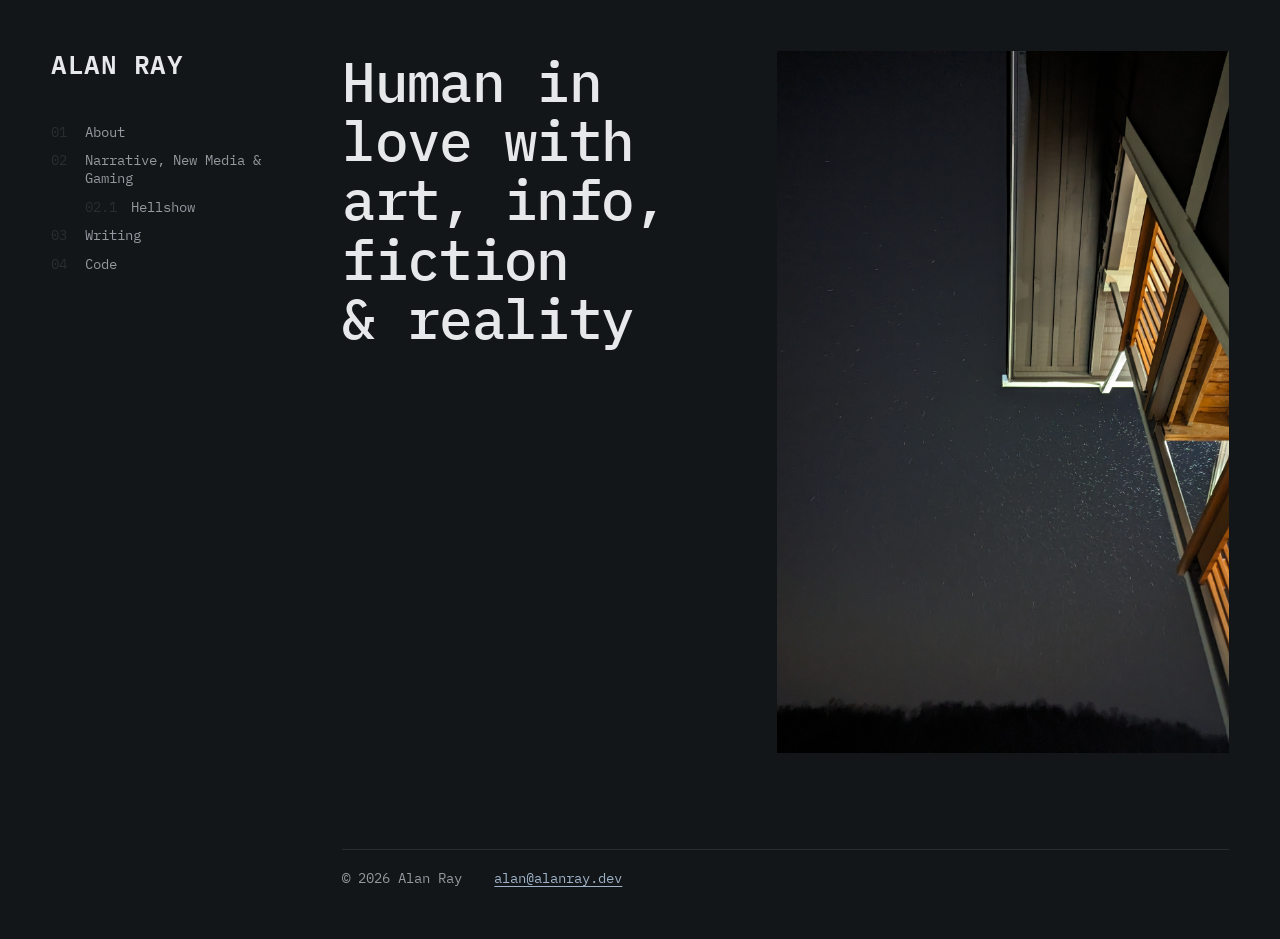
<file: index.html>
<!DOCTYPE html>
<html lang="en">

<!-- Adding a new page? Add it to sitemap.xml and llms.txt! -->

<head>
  <meta charset="utf-8">
  <meta name="viewport" content="width=device-width, initial-scale=1">
  <title>Alan Ray - data &amp; stories</title>
  <meta name="description" content="Alan Ray - backend and data engineering, essays, and games.">
  <link rel="canonical" href="https://alanray.dev/">
  <link rel="stylesheet"
    href="https://fonts.googleapis.com/css2?family=IBM+Plex+Mono:wght@400;500;600&family=IBM+Plex+Sans:wght@300;400&display=swap">
  <link rel="stylesheet" href="style.css">
</head>

<body>
  <a class="skip" href="#main">Skip to content</a>

  <div class="shell">

    <header class="rail">
      <a class="wordmark" href="./">Alan Ray</a>
      <nav aria-label="Main">
        <ul class="index">
          <li><a href="about.html" data-entry="01">About</a></li>
          <li><a href="course.html" data-entry="02">Narrative, New Media &amp; Gaming</a>
            <ul>
              <li><a href="afterlife.html" data-entry="02.1">Hellshow</a></li>
            </ul>
          </li>
          <li><a href="writing.html" data-entry="03">Writing</a></li>
          <li><a href="code.html" data-entry="04">Code</a></li>
        </ul>
      </nav>
    </header>

    <main class="content" id="main">

      <div class="hero">
        <h1>Human in love with art, info, fiction &amp; reality</h1>
        <img src="images/hero.jpg"
          alt="A car's taillights disappearing into heavy fog on a two-lane road between bare trees.">
      </div>

      <footer class="foot">
        <span>&copy; 2026 Alan Ray</span>
        <span><a href="mailto:alan@alanray.dev">alan@alanray.dev</a></span>
      </footer>
    </main>

  </div>
</body>

</html>
</file>
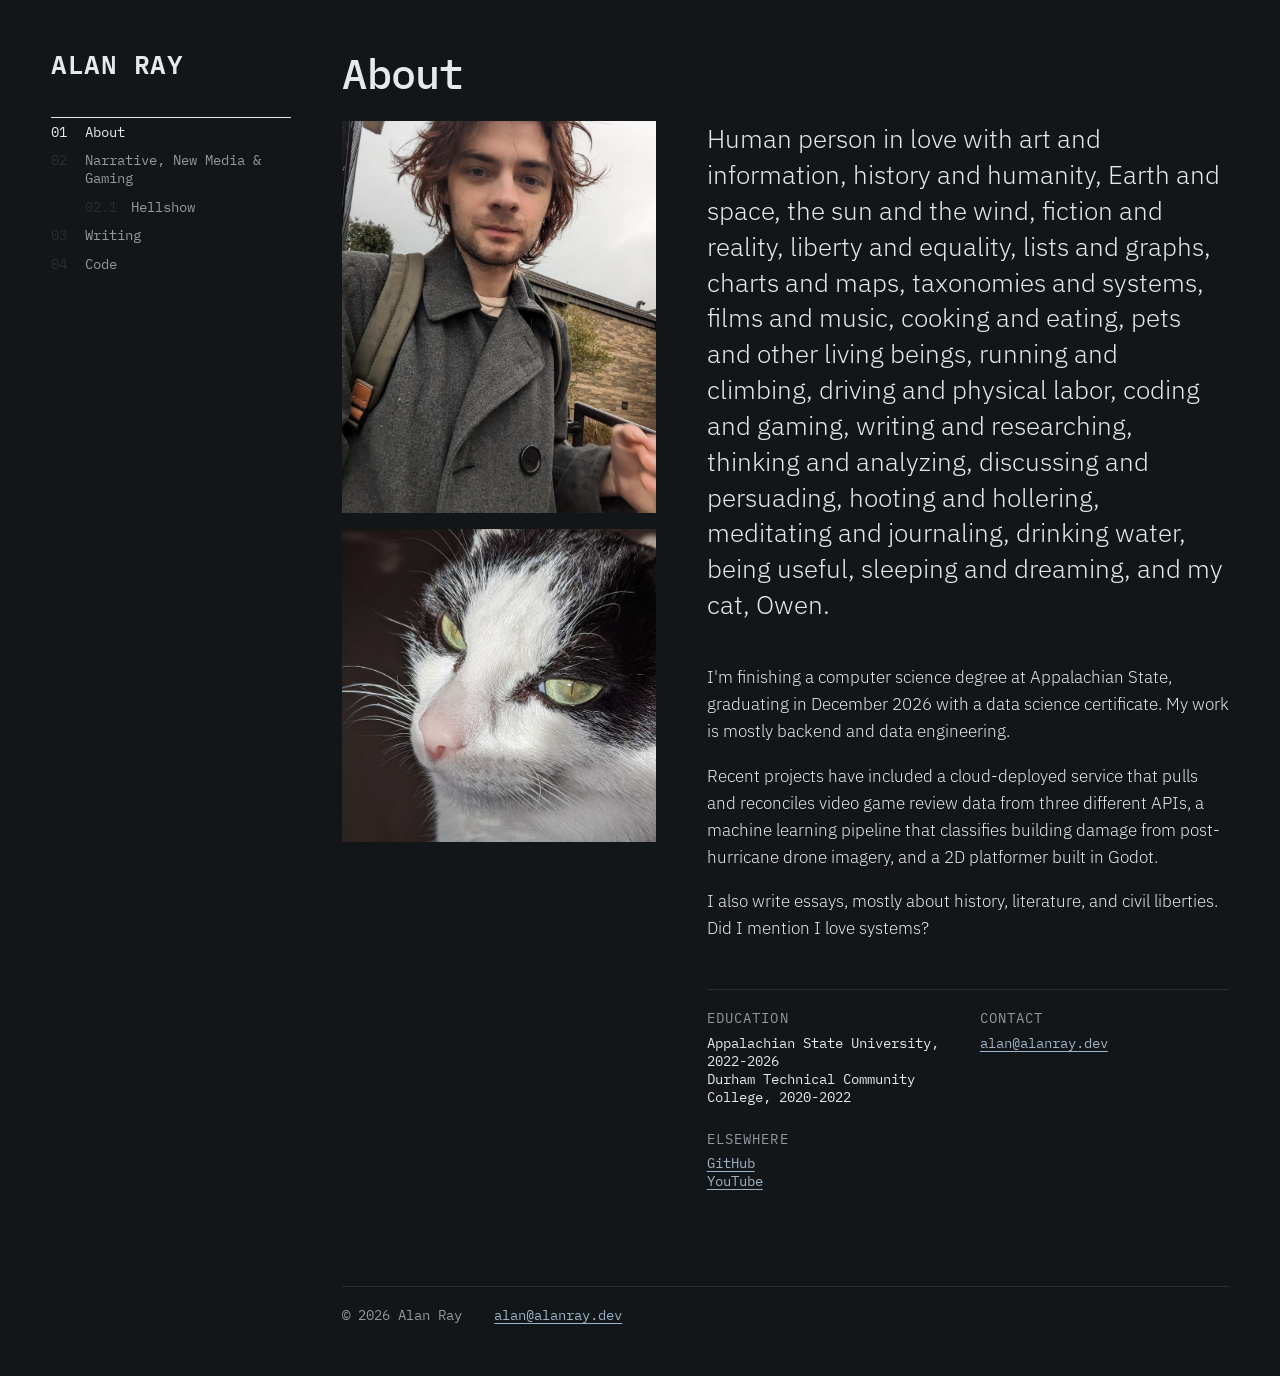
<file: about.html>
<!DOCTYPE html>
<html lang="en">

<head>
  <meta charset="utf-8">
  <meta name="viewport" content="width=device-width, initial-scale=1">
  <title>About - Alan Ray</title>
  <meta name="description"
    content="Alan Ray is finishing a computer science degree at Appalachian State, working in backend and data engineering.">
  <link rel="canonical" href="https://alanray.dev/about.html">
  <link rel="stylesheet"
    href="https://fonts.googleapis.com/css2?family=IBM+Plex+Mono:wght@400;500;600&family=IBM+Plex+Sans:wght@300;400&display=swap">
  <link rel="stylesheet" href="style.css">
</head>

<body>
  <a class="skip" href="#main">Skip to content</a>

  <div class="shell">

    <header class="rail">
      <a class="wordmark" href="./">Alan Ray</a>
      <nav aria-label="Main">
        <ul class="index">
          <li><a href="about.html" data-entry="01" aria-current="page">About</a></li>
          <li><a href="course.html" data-entry="02">Narrative, New Media &amp; Gaming</a>
            <ul>
              <li><a href="afterlife.html" data-entry="02.1">Hellshow</a></li>
            </ul>
          </li>
          <li><a href="writing.html" data-entry="03">Writing</a></li>
          <li><a href="code.html" data-entry="04">Code</a></li>
        </ul>
      </nav>
    </header>

    <main class="content" id="main">
      <h1>About</h1>

      <div class="about">
        <div>
          <img class="portrait" src="images/portrait.png" alt="Alan Ray">
          <img class="owen" src="images/owen.jpg" alt="Owen, a black and white cat, in profile.">
        </div>

        <div>
          <p class="epigraph">Human person in love with art and information, history and humanity, Earth and space, the
            sun and the wind, fiction and reality, liberty and equality, lists and graphs, charts and maps, taxonomies
            and systems, films and music, cooking and eating, pets and other living beings, running and climbing,
            driving and physical labor, coding and gaming, writing and researching, thinking and analyzing, discussing
            and persuading, hooting and hollering, meditating and journaling, drinking water, being useful, sleeping and
            dreaming, and my cat, Owen.</p>

          <div class="prose">
            <p>I'm finishing a computer science degree at Appalachian State, graduating in December 2026 with a data
              science certificate. My work is mostly backend and data engineering.</p>

            <p>Recent projects have included a cloud-deployed service that pulls and reconciles video game review data
              from three different APIs, a machine learning pipeline that classifies building damage from post-hurricane
              drone imagery, and a 2D platformer built in Godot.</p>

            <p>I also write essays, mostly about history, literature, and civil liberties. Did I mention I love systems?
            </p>
          </div>

          <dl class="meta">
            <div>
              <dt>Education</dt>
              <dd>Appalachian State University, 2022-2026</dd>
              <dd>Durham Technical Community College, 2020-2022</dd>
            </div>
            <div>
              <dt>Contact</dt>
              <dd><a href="mailto:alan@alanray.dev">alan@alanray.dev</a></dd>
            </div>
            <div>
              <dt>Elsewhere</dt>
              <dd><a href="https://github.com/rayar93">GitHub</a></dd>
              <dd><a href="https://www.youtube.com/@rayar93">YouTube</a></dd>
            </div>
          </dl>
        </div>
      </div>

      <footer class="foot">
        <span>&copy; 2026 Alan Ray</span>
        <span><a href="mailto:alan@alanray.dev">alan@alanray.dev</a></span>
      </footer>
    </main>

  </div>
</body>

</html>
</file>
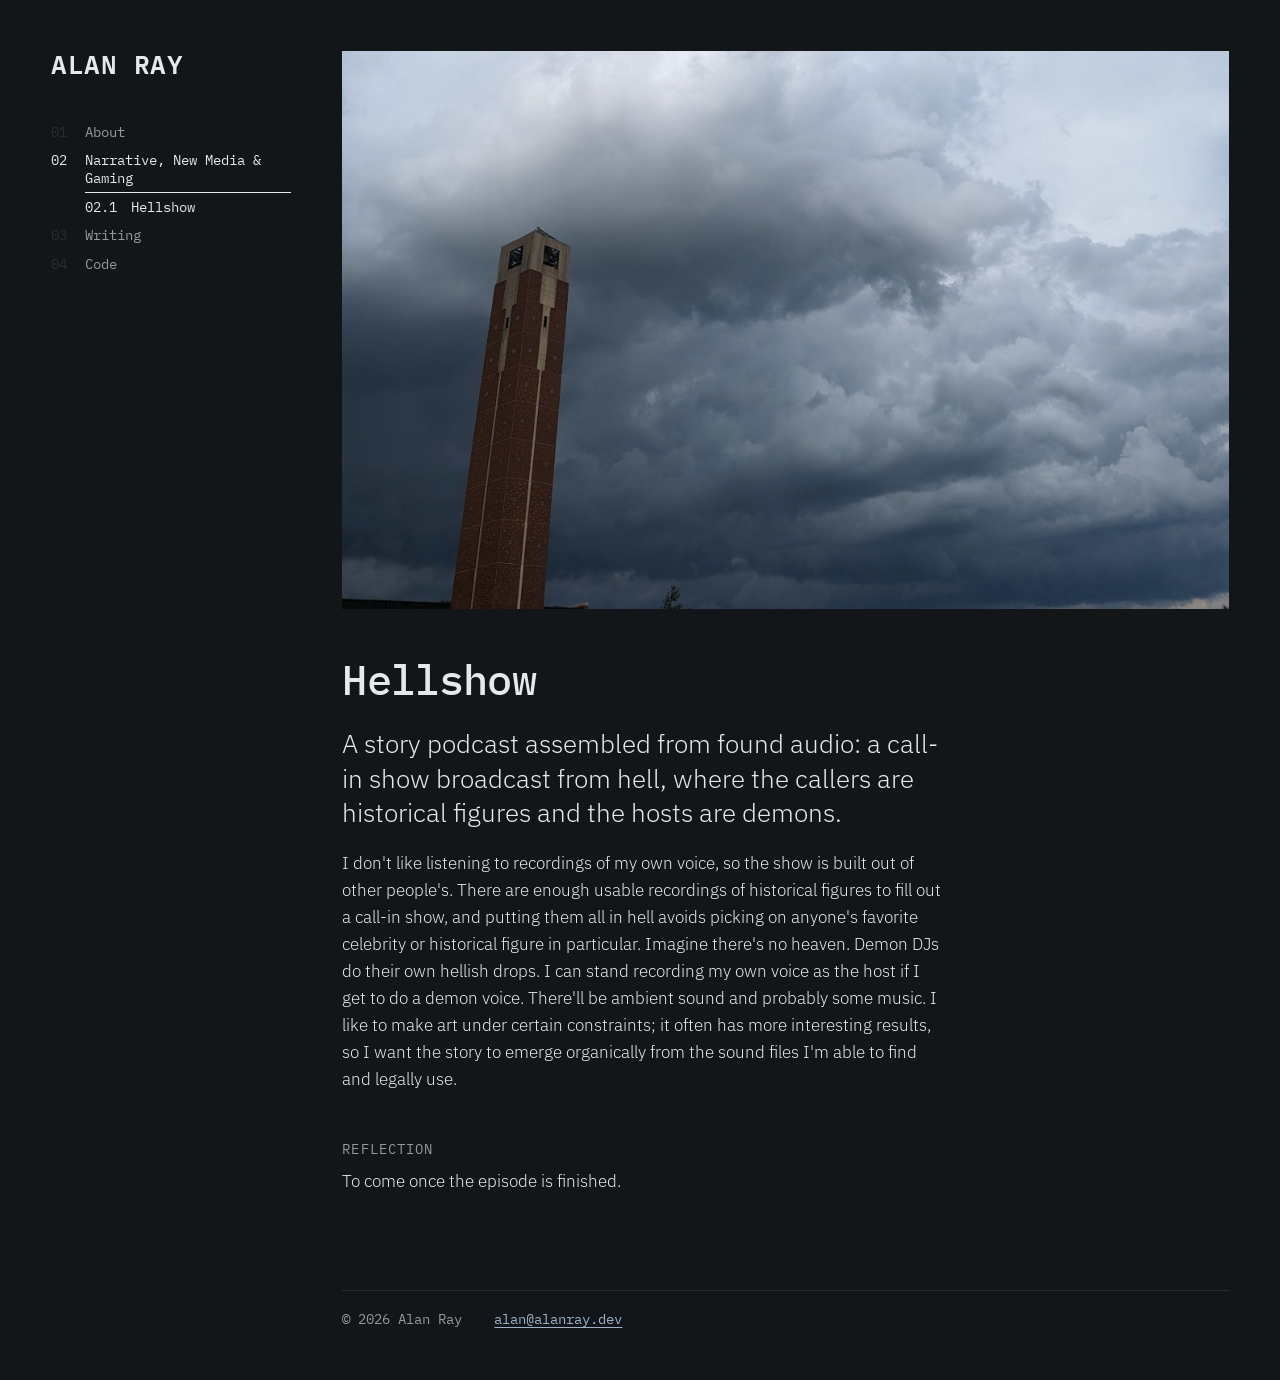
<file: afterlife.html>
<!DOCTYPE html>
<html lang="en">

<head>
  <meta charset="utf-8">
  <meta name="viewport" content="width=device-width, initial-scale=1">
  <title>Hellshow - Alan Ray</title>
  <meta name="description" content="A story podcast assembled from found audio: a call-in show broadcast from hell.">
  <link rel="canonical" href="https://alanray.dev/afterlife.html">
  <link rel="stylesheet"
    href="https://fonts.googleapis.com/css2?family=IBM+Plex+Mono:wght@400;500;600&family=IBM+Plex+Sans:wght@300;400&display=swap">
  <link rel="stylesheet" href="style.css">
</head>

<body>
  <a class="skip" href="#main">Skip to content</a>

  <div class="shell">

    <header class="rail">
      <a class="wordmark" href="./">Alan Ray</a>
      <nav aria-label="Main">
        <ul class="index">
          <li><a href="about.html" data-entry="01">About</a></li>
          <li><a href="course.html" data-entry="02">Narrative, New Media &amp; Gaming</a>
            <ul>
              <li><a href="afterlife.html" data-entry="02.1" aria-current="page">Hellshow</a></li>
            </ul>
          </li>
          <li><a href="writing.html" data-entry="03">Writing</a></li>
          <li><a href="code.html" data-entry="04">Code</a></li>
        </ul>
      </nav>
    </header>

    <main class="content" id="main">
      <img class="banner" src="images/afterlife.jpg"
        alt="A stone statue lit blue at night, one arm raised toward a dark sky beside an office tower.">

      <h1>Hellshow</h1>

      <div class="prose">
        <p class="lede">A story podcast assembled from found audio: a call-in show broadcast from hell, where the
          callers are historical figures and the hosts are demons.</p>

        <p>I don't like listening to recordings of my own voice, so the show is built out of other people's. There are
          enough usable recordings of historical figures to fill out a call-in show, and putting them all in hell avoids
          picking on anyone's favorite celebrity or historical figure in particular. Imagine there's no heaven. Demon
          DJs do their own hellish drops. I can stand recording my own voice as the host if I get to do a demon voice.
          There'll be ambient sound and probably some music. I like to make art under certain constraints; it often has
          more interesting results, so I want the story to emerge organically from the sound files I'm able to find and
          legally use.</p>
      </div>

      <div class="prose">
        <span class="label">Reflection</span>
        <p>To come once the episode is finished.</p>
      </div>

      <footer class="foot">
        <span>&copy; 2026 Alan Ray</span>
        <span><a href="mailto:alan@alanray.dev">alan@alanray.dev</a></span>
      </footer>
    </main>

  </div>
</body>

</html>
</file>
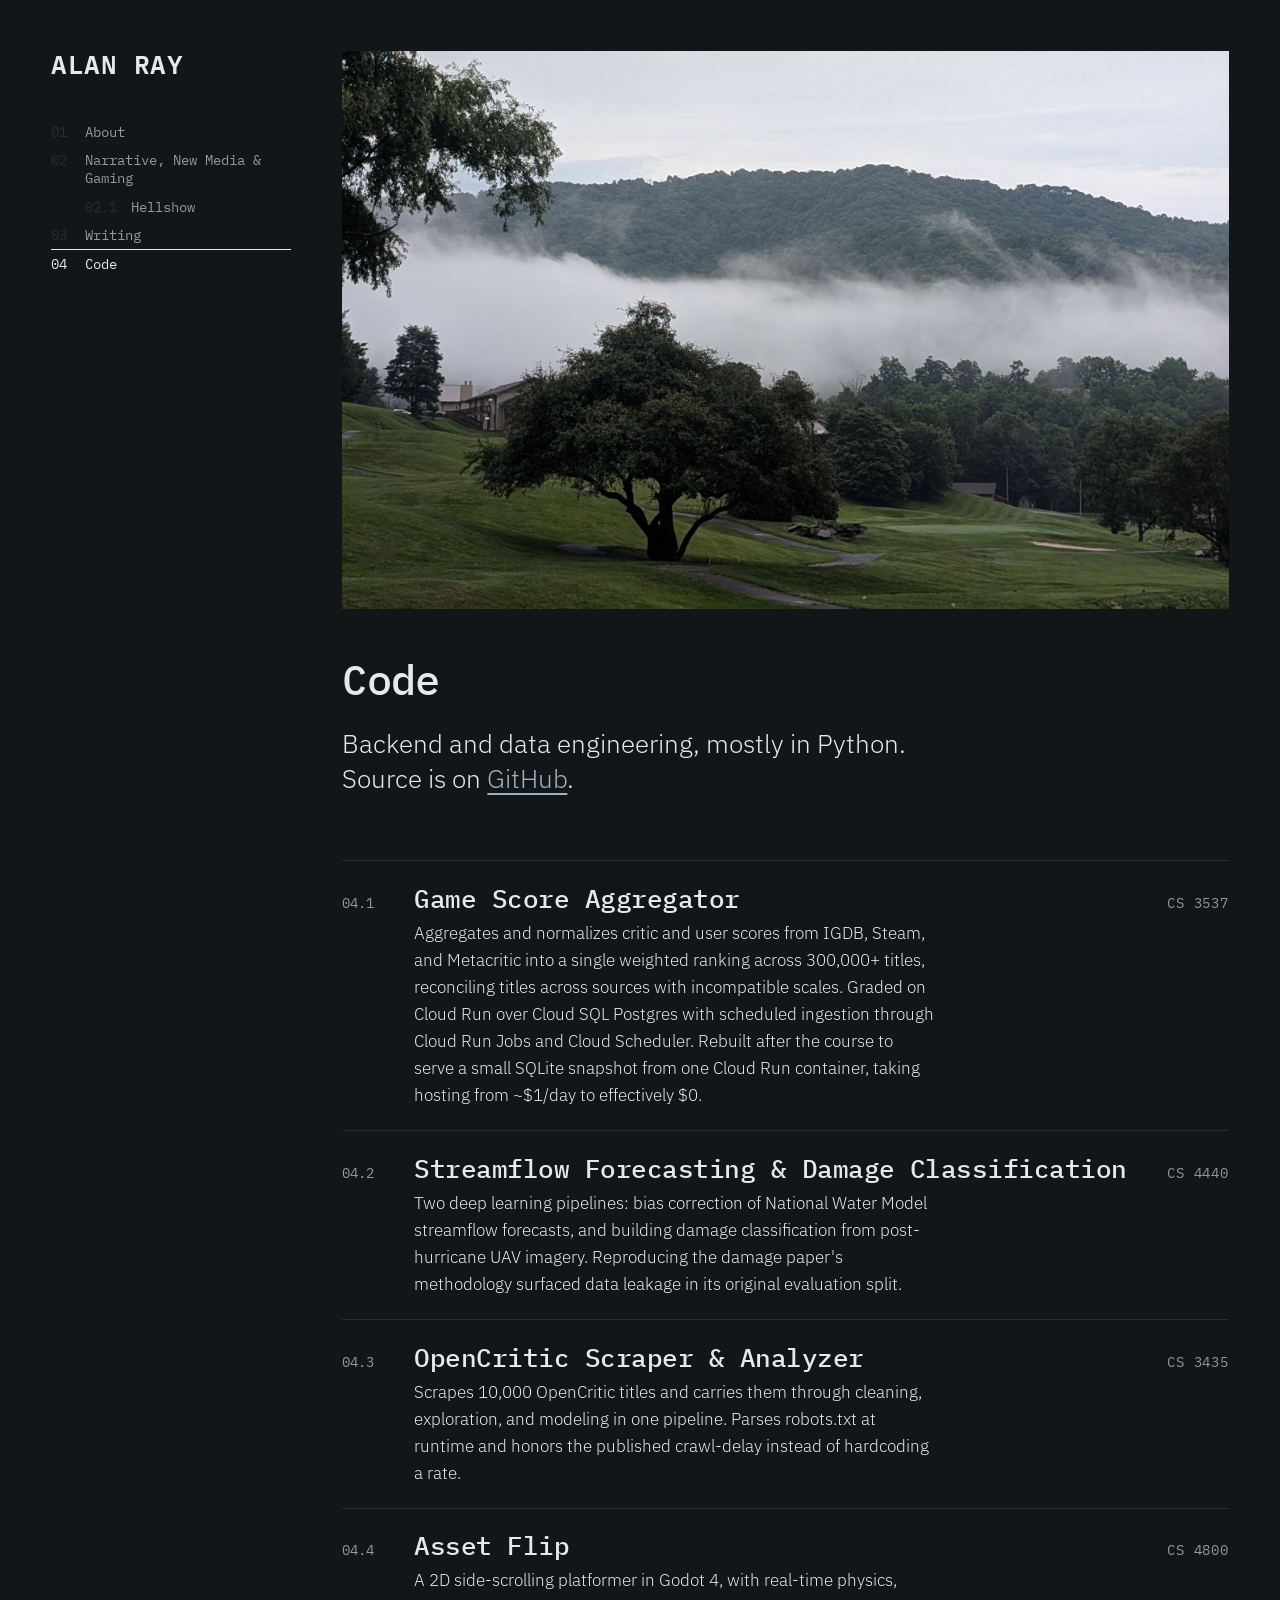
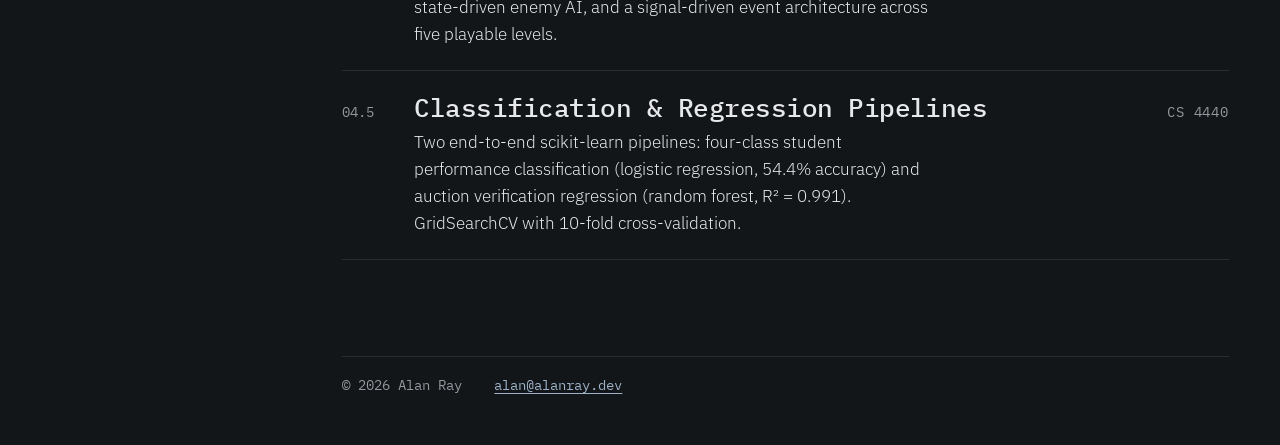
<file: code.html>
<!DOCTYPE html>
<html lang="en">

<head>
  <meta charset="utf-8">
  <meta name="viewport" content="width=device-width, initial-scale=1">
  <title>Code - Alan Ray</title>
  <meta name="description" content="Backend and data engineering projects.">
  <link rel="canonical" href="https://alanray.dev/code.html">
  <link rel="stylesheet"
    href="https://fonts.googleapis.com/css2?family=IBM+Plex+Mono:wght@400;500;600&family=IBM+Plex+Sans:wght@300;400&display=swap">
  <link rel="stylesheet" href="style.css">
</head>

<body>
  <a class="skip" href="#main">Skip to content</a>

  <div class="shell">

    <header class="rail">
      <a class="wordmark" href="./">Alan Ray</a>
      <nav aria-label="Main">
        <ul class="index">
          <li><a href="about.html" data-entry="01">About</a></li>
          <li><a href="course.html" data-entry="02">Narrative, New Media &amp; Gaming</a>
            <ul>
              <li><a href="afterlife.html" data-entry="02.1">Hellshow</a></li>
            </ul>
          </li>
          <li><a href="writing.html" data-entry="03">Writing</a></li>
          <li><a href="code.html" data-entry="04" aria-current="page">Code</a></li>
        </ul>
      </nav>
    </header>

    <main class="content" id="main">
      <img class="banner" src="images/code.jpg" alt="A car ahead on a wet road through snow-covered woods.">

      <h1>Code</h1>

      <div class="prose">
        <p class="lede">Backend and data engineering, mostly in Python. Source is on <a
            href="https://github.com/rayar93">GitHub</a>.</p>
      </div>

      <ul class="entries">
        <li>
          <a href="https://github.com/rayar93/game-score-aggregator-cloud-run">
            <span class="num">04.1</span>
            <div>
              <h2>Game Score Aggregator</h2>
              <p>Aggregates and normalizes critic and user scores from IGDB, Steam, and Metacritic into a single
                weighted ranking across 300,000+ titles, reconciling titles across sources with incompatible scales.
                Graded on Cloud Run over Cloud SQL Postgres with scheduled ingestion through Cloud Run Jobs and Cloud
                Scheduler. Rebuilt after the course to serve a small SQLite snapshot from one Cloud Run container, taking 
                hosting from ~$1/day to effectively $0.</p>
            </div>
            <span class="status">CS 3537</span>
          </a>
        </li>
        <li>
          <a href="https://github.com/rayar93/dl-forecasting-classification-keras">
            <span class="num">04.2</span>
            <div>
              <h2>Streamflow Forecasting & Damage Classification</h2>
              <p>Two deep learning pipelines: bias correction of National Water Model streamflow forecasts, 
                and building damage classification from post-hurricane UAV imagery. Reproducing the damage 
                paper's methodology surfaced data leakage in its original evaluation split.
              </p>
            </div>
            <span class="status">CS 4440</span>
          </a>
        </li>
        <li>
          <a href="https://github.com/rayar93/opencritic-scraper-analyzer">
            <span class="num">04.3</span>
            <div>
              <h2>OpenCritic Scraper &amp; Analyzer</h2>
              <p>Scrapes 10,000 OpenCritic titles and carries them through cleaning, exploration, and modeling in one
                pipeline. Parses robots.txt at runtime and honors the published crawl-delay instead of hardcoding a
                rate.</p>
            </div>
            <span class="status">CS 3435</span>
          </a>
        </li>
        <li>
          <a href="https://rayar93.itch.io/asset-flip">
            <span class="num">04.4</span>
            <div>
              <h2>Asset Flip</h2>
              <p>A 2D side-scrolling platformer in Godot 4, with real-time physics, state-driven enemy AI, and a
                signal-driven event architecture across five playable levels.</p>
            </div>
            <span class="status">CS 4800</span>
          </a>
        </li>
        <li>
          <a href="https://github.com/rayar93/ml-classification-regression-sklearn">
            <span class="num">04.5</span>
            <div>
              <h2>Classification &amp; Regression Pipelines</h2>
              <p>Two end-to-end scikit-learn pipelines: four-class student performance classification (logistic
                regression, 54.4% accuracy) and auction verification regression (random forest,
                R&sup2;&nbsp;=&nbsp;0.991). GridSearchCV with 10-fold cross-validation.</p>
            </div>
            <span class="status">CS 4440</span>
          </a>
        </li>
      </ul>

      <footer class="foot">
        <span>&copy; 2026 Alan Ray</span>
        <span><a href="mailto:alan@alanray.dev">alan@alanray.dev</a></span>
      </footer>
    </main>

  </div>
</body>

</html>
</file>
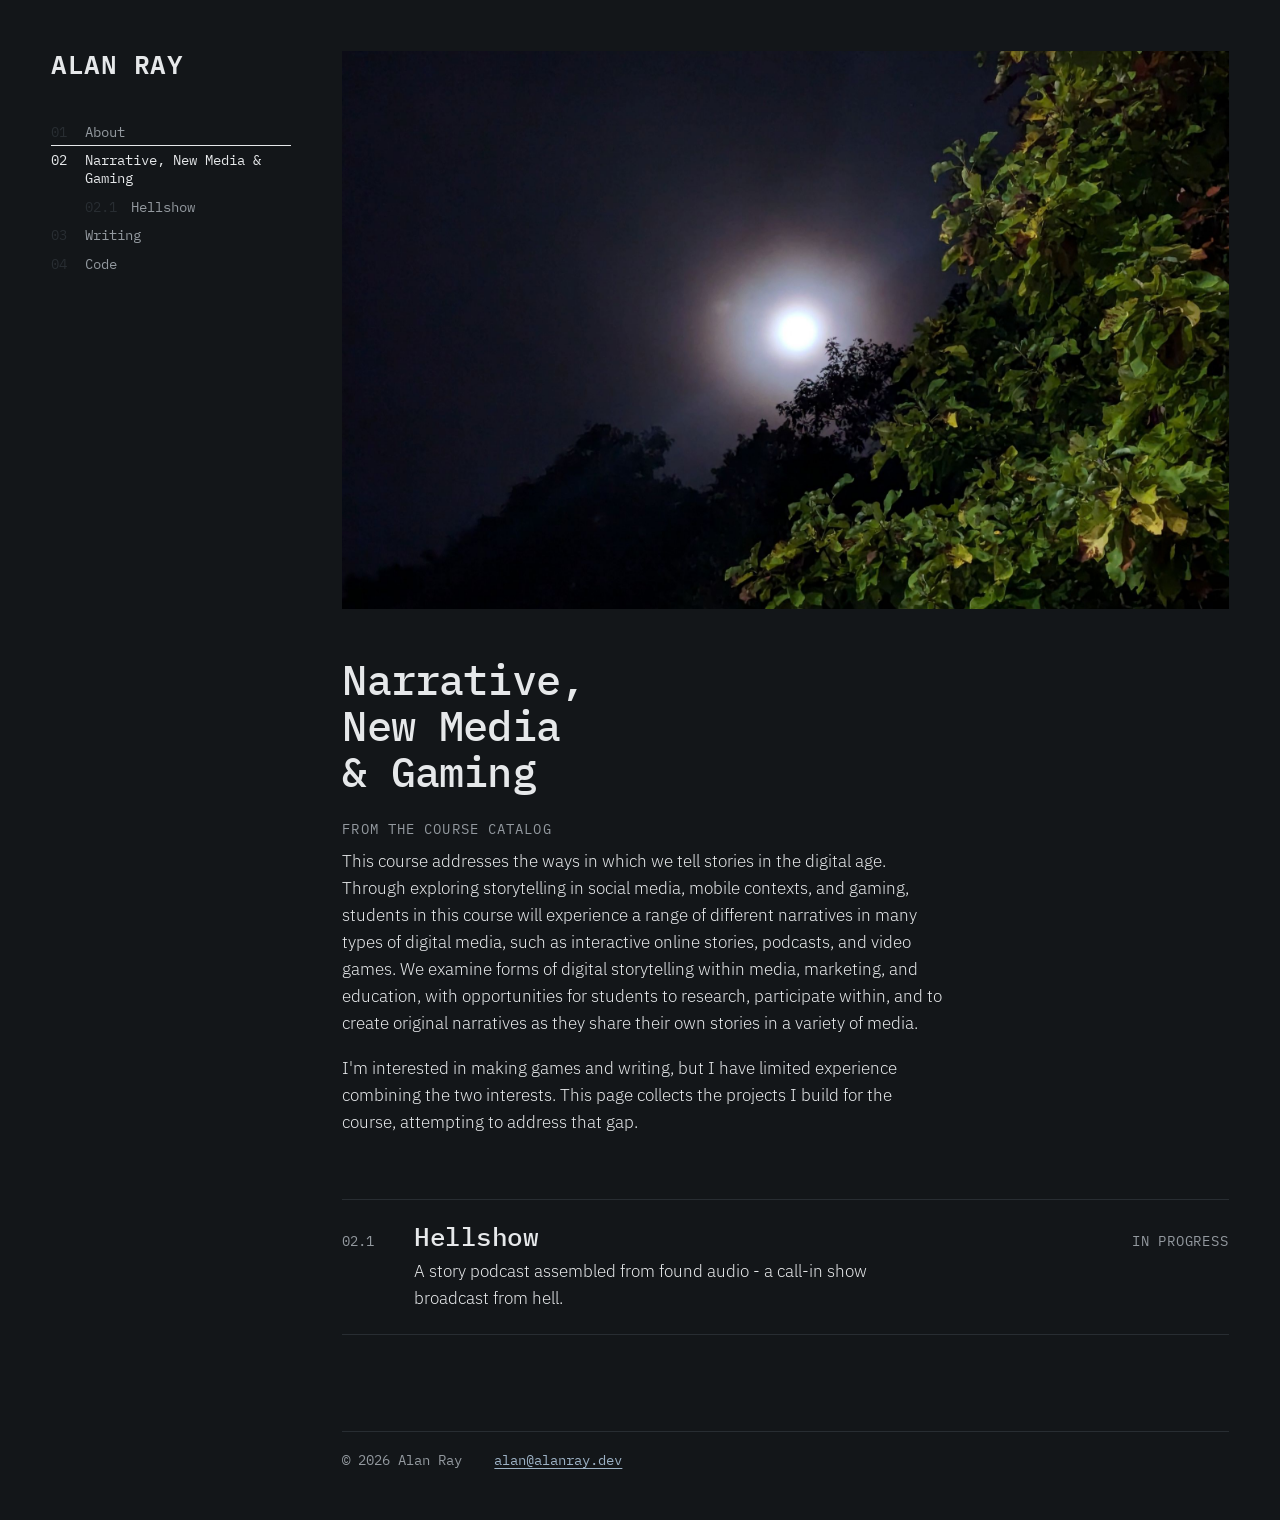
<file: course.html>
<!DOCTYPE html>
<html lang="en">

<head>
  <meta charset="utf-8">
  <meta name="viewport" content="width=device-width, initial-scale=1">
  <title>Narrative, New Media &amp; Gaming - Alan Ray</title>
  <meta name="description" content="Projects built for Narrative, New Media and Gaming at Appalachian State.">
  <link rel="canonical" href="https://alanray.dev/course.html">
  <link rel="stylesheet"
    href="https://fonts.googleapis.com/css2?family=IBM+Plex+Mono:wght@400;500;600&family=IBM+Plex+Sans:wght@300;400&display=swap">
  <link rel="stylesheet" href="style.css">
</head>

<body>
  <a class="skip" href="#main">Skip to content</a>

  <div class="shell">

    <header class="rail">
      <a class="wordmark" href="./">Alan Ray</a>
      <nav aria-label="Main">
        <ul class="index">
          <li><a href="about.html" data-entry="01">About</a></li>
          <li><a href="course.html" data-entry="02" aria-current="page">Narrative, New Media &amp; Gaming</a>
            <ul>
              <li><a href="afterlife.html" data-entry="02.1">Hellshow</a></li>
            </ul>
          </li>
          <li><a href="writing.html" data-entry="03">Writing</a></li>
          <li><a href="code.html" data-entry="04">Code</a></li>
        </ul>
      </nav>
    </header>

    <main class="content" id="main">
      <img class="banner" src="images/course.jpg"
        alt="The moon behind thin cloud at night, with backlit leaves in the foreground.">

      <h1>Narrative,<br>New Media<br>&amp; Gaming</h1>

      <div class="prose">
        <p><span class="label">From the course catalog</span>This course addresses the ways in which we tell stories in
          the digital age. Through exploring storytelling in social media, mobile contexts, and gaming, students in this
          course will experience a range of different narratives in many types of digital media, such as interactive
          online stories, podcasts, and video games. We examine forms of digital storytelling within media, marketing,
          and education, with opportunities for students to research, participate within, and to create original
          narratives as they share their own stories in a variety of media.</p>

        <p>I'm interested in making games and writing, but I have limited experience combining the two interests. This
          page collects the projects I build for the course, attempting to address that gap.</p>
      </div>

      <ul class="entries">
        <li>
          <a href="afterlife.html">
            <span class="num">02.1</span>
            <div>
              <h2>Hellshow</h2>
              <p>A story podcast assembled from found audio - a call-in show broadcast from hell.</p>
            </div>
            <span class="status">In progress</span>
          </a>
        </li>
      </ul>

      <footer class="foot">
        <span>&copy; 2026 Alan Ray</span>
        <span><a href="mailto:alan@alanray.dev">alan@alanray.dev</a></span>
      </footer>
    </main>

  </div>
</body>

</html>
</file>
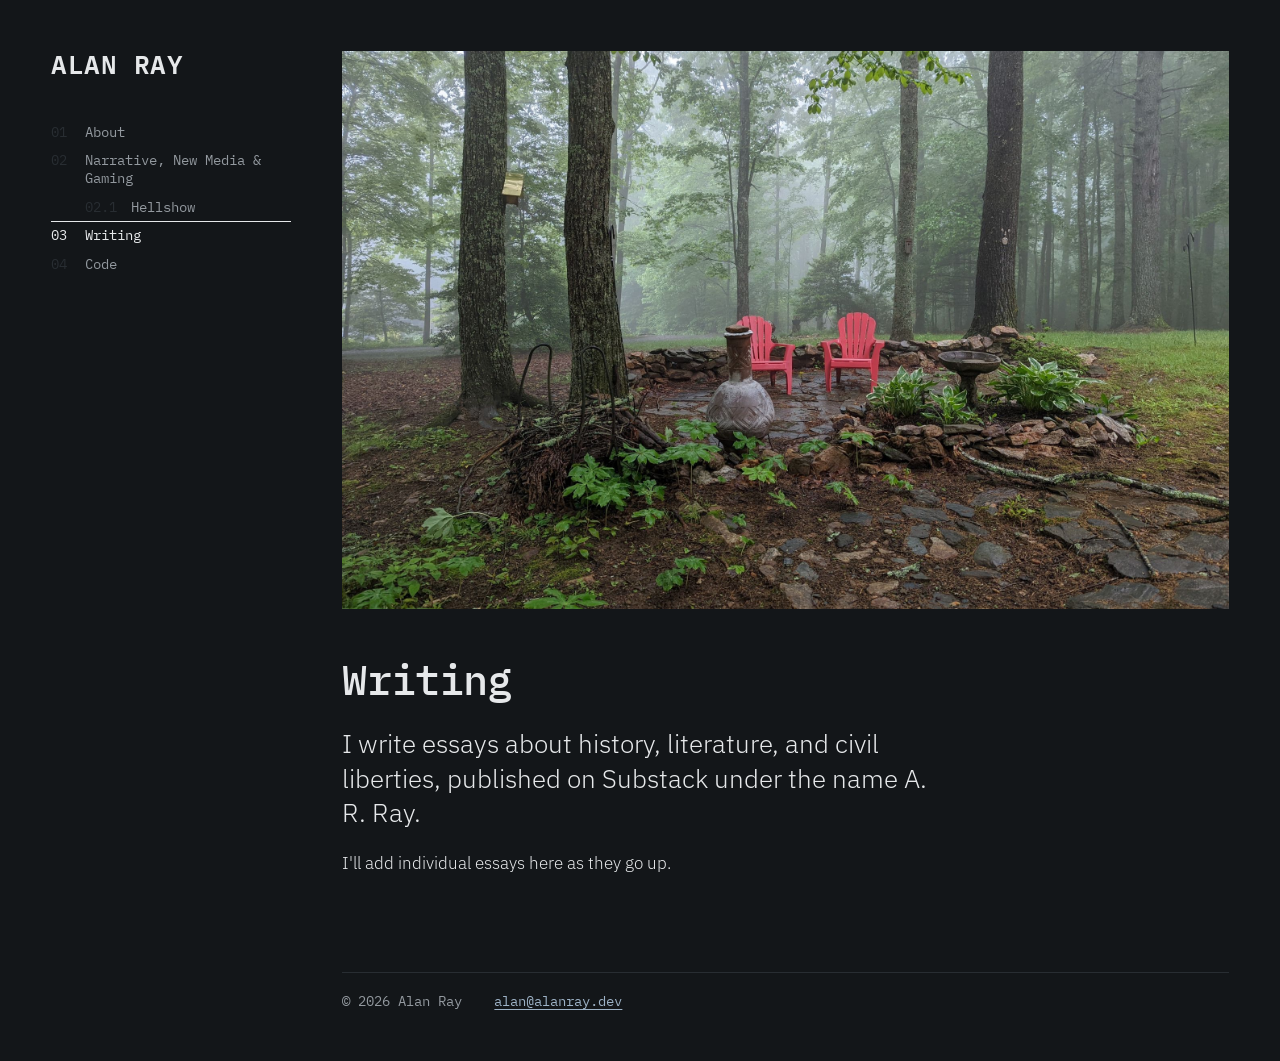
<file: writing.html>
<!DOCTYPE html>
<html lang="en">

<head>
  <meta charset="utf-8">
  <meta name="viewport" content="width=device-width, initial-scale=1">
  <title>Writing - Alan Ray</title>
  <meta name="description" content="Essays on history, literature, and civil liberties, published as A. R. Ray.">
  <link rel="canonical" href="https://alanray.dev/writing.html">
  <link rel="stylesheet"
    href="https://fonts.googleapis.com/css2?family=IBM+Plex+Mono:wght@400;500;600&family=IBM+Plex+Sans:wght@300;400&display=swap">
  <link rel="stylesheet" href="style.css">
</head>

<body>
  <a class="skip" href="#main">Skip to content</a>

  <div class="shell">

    <header class="rail">
      <a class="wordmark" href="./">Alan Ray</a>
      <nav aria-label="Main">
        <ul class="index">
          <li><a href="about.html" data-entry="01">About</a></li>
          <li><a href="course.html" data-entry="02">Narrative, New Media &amp; Gaming</a>
            <ul>
              <li><a href="afterlife.html" data-entry="02.1">Hellshow</a></li>
            </ul>
          </li>
          <li><a href="writing.html" data-entry="03" aria-current="page">Writing</a></li>
          <li><a href="code.html" data-entry="04">Code</a></li>
        </ul>
      </nav>
    </header>

    <main class="content" id="main">
      <img class="banner" src="images/writing.jpg" alt="Two pink plastic chairs on a stone patio in a foggy forest.">

      <h1>Writing</h1>

      <div class="prose">
        <p class="lede">I write essays about history, literature, and civil liberties, published on Substack under the
          name A. R. Ray.</p>
        <p>I'll add individual essays here as they go up.</p>
      </div>

      <footer class="foot">
        <span>&copy; 2026 Alan Ray</span>
        <span><a href="mailto:alan@alanray.dev">alan@alanray.dev</a></span>
      </footer>
    </main>

  </div>
</body>

</html>
</file>
<file: style.css>
/* Alan Ray - portfolio. */

:root {
  color-scheme: dark;

  --paper:      #131619;
  --paper-dim:  #1C2024;
  --ink:        #E6E8EA;
  --ink-soft:   #93999F;
  --accent:     #9DB2C6;
  --accent-lit: #BACDDE;
  --rule:       #282D32;

  --display: "IBM Plex Mono", ui-monospace, monospace;
  --body:    "IBM Plex Sans", system-ui, sans-serif;
  --mono:    "IBM Plex Mono", ui-monospace, monospace;

  --step--1: clamp(0.78rem, 0.75rem + 0.15vw, 0.86rem);
  --step-0:  clamp(1rem, 0.96rem + 0.2vw, 1.09rem);
  --step-1:  clamp(1.3rem, 1.2rem + 0.5vw, 1.6rem);
  --step-2:  clamp(1.8rem, 1.5rem + 1.4vw, 2.8rem);
  --step-3:  clamp(2.1rem, 1.6rem + 2.4vw, 3.8rem);

  --pad:  clamp(1.5rem, 4vw, 3.5rem);
  --gap:  clamp(1.5rem, 4vw, 4rem);
}

*, *::before, *::after { box-sizing: border-box; }
body, h1, h2, p, ul, dl, dd { margin: 0; padding: 0; }
ul { list-style: none; }
img { display: block; width: 100%; object-fit: cover; }

body {
  background: var(--paper);
  color: var(--ink);
  font: 300 var(--step-0)/1.55 var(--body);
  -webkit-font-smoothing: antialiased;
}

a { color: var(--accent); text-underline-offset: 0.2em; }
a:hover { color: var(--accent-lit); }
:focus-visible { outline: 2px solid var(--accent); outline-offset: 3px; }

.skip { position: absolute; left: -9999px; }
.skip:focus {
  left: 1rem; top: 1rem; z-index: 1;
  background: var(--ink); color: var(--paper); padding: 0.6rem 1rem;
  font: var(--step--1) var(--mono);
}

/* layout ---------------------------------------------------- */

.shell {
  display: grid;
  grid-template-columns: 15rem minmax(0, 1fr);
  gap: var(--gap);
  max-width: 1500px;
  margin: 0 auto;
  padding: var(--pad);
  min-height: 100vh;
}

.rail { position: sticky; top: var(--pad); align-self: start; }
.content { min-width: 0; }

/* index (nav) ----------------------------------------------- */

.wordmark {
  display: block;
  font: 600 var(--step-1)/1 var(--display);
  letter-spacing: 0.02em;
  text-transform: uppercase;
  color: var(--ink);
  text-decoration: none;
  margin-bottom: 2.5rem;
}

.index { font: var(--step--1) var(--mono); }

.index a {
  display: grid;
  grid-template-columns: 2.1rem 1fr;
  padding: 0.3rem 0;
  color: var(--ink-soft);
  text-decoration: none;
  border-top: 1px solid transparent;
  transition: color 0.12s, border-color 0.12s;
}

.index a::before {
  content: attr(data-entry);
  color: var(--rule);
  font-variant-numeric: tabular-nums;
}

.index a:is(:hover, :focus-visible) { color: var(--accent); border-top-color: var(--rule); }
.index a:is(:hover, :focus-visible)::before { color: var(--accent); }
.index a[aria-current="page"] { color: var(--ink); border-top-color: var(--ink); }
.index a[aria-current="page"]::before { color: var(--ink); }

/* sub-entries sit under their parent, number in the parent's label column */
.index ul { padding-left: 2.1rem; }
.index ul a { grid-template-columns: 2.9rem 1fr; }
.index li:has(ul [aria-current="page"]) > a,
.index li:has(ul [aria-current="page"]) > a::before { color: var(--ink); }

/* type ------------------------------------------------------ */

h1 {
  font: 500 var(--step-2)/1.1 var(--display);
  letter-spacing: -0.02em;
  color: var(--ink);
  margin-bottom: 1.5rem;
}

.hero h1 {
  font-size: var(--step-3);
  line-height: 1.05;
  letter-spacing: -0.03em;
  text-wrap: balance;
  margin: 0;
}

.epigraph {
  font: 300 var(--step-1)/1.4 var(--body);
  text-wrap: pretty;
  max-width: 46ch;
  margin-bottom: 2.5rem;
}

.lede { font-size: var(--step-1); line-height: 1.35; text-wrap: pretty; }

.label {
  display: block;
  font: var(--step--1) var(--mono);
  text-transform: uppercase;
  letter-spacing: 0.08em;
  color: var(--ink-soft);
  margin-bottom: 0.6rem;
}

.prose { max-width: 60ch; }
.prose p + p { margin-top: 1.1rem; }
.prose + .prose { margin-top: clamp(2rem, 5vw, 3rem); }

/* images ---------------------------------------------------- */

.hero img { height: 100%; min-height: 60vh; }
.banner { aspect-ratio: 3 / 2; max-height: 62vh; margin-bottom: clamp(1.5rem, 4vw, 3rem); }
.portrait { aspect-ratio: 4 / 5; }
.owen { aspect-ratio: 1; margin-top: 1rem; }

.embed { aspect-ratio: 16 / 9; margin: 2rem 0; background: var(--paper-dim); }
.embed iframe { width: 100%; height: 100%; border: 0; }

/* home ------------------------------------------------------ */

.hero {
  display: grid;
  grid-template-columns: minmax(0, 0.85fr) minmax(0, 1fr);
  gap: var(--gap);
  align-items: start;
  min-height: 78vh;
}

/* about ----------------------------------------------------- */

.about {
  display: grid;
  grid-template-columns: minmax(0, 0.6fr) minmax(0, 1fr);
  gap: var(--gap);
  align-items: start;
}

.meta {
  display: grid;
  gap: 1.5rem;
  grid-template-columns: repeat(auto-fit, minmax(14rem, 1fr));
  margin-top: 3rem;
  padding-top: 1.2rem;
  border-top: 1px solid var(--rule);
  font: var(--step--1) var(--mono);
}

.meta dt {
  text-transform: uppercase;
  letter-spacing: 0.08em;
  color: var(--ink-soft);
  margin-bottom: 0.4rem;
}

/* entry lists ----------------------------------------------- */

.entries { margin-top: clamp(2rem, 5vw, 4rem); border-top: 1px solid var(--rule); }

.entries a {
  display: grid;
  grid-template-columns: 3.5rem minmax(0, 1fr) auto;
  gap: 1rem;
  align-items: baseline;
  padding: 1.4rem 0;
  border-bottom: 1px solid var(--rule);
  color: var(--ink);
  text-decoration: none;
  transition: background 0.14s, padding 0.14s;
}

.entries a:is(:hover, :focus-visible) {
  background: var(--paper-dim);
  padding-inline: 0.8rem;
}

.entries h2 { font: 500 var(--step-1)/1.15 var(--display); letter-spacing: -0.02em; }
.entries p { max-width: 52ch; margin-top: 0.35rem; }

.entries .num,
.entries .status {
  font: var(--step--1) var(--mono);
  color: var(--ink-soft);
  font-variant-numeric: tabular-nums;
}

.entries .status { text-transform: uppercase; letter-spacing: 0.06em; white-space: nowrap; }

/* footer ---------------------------------------------------- */

.foot {
  display: flex;
  flex-wrap: wrap;
  gap: 0.5rem 2rem;
  margin-top: clamp(3rem, 8vw, 6rem);
  padding-top: 1.2rem;
  border-top: 1px solid var(--rule);
  font: var(--step--1) var(--mono);
  color: var(--ink-soft);
}

/* responsive ------------------------------------------------ */

@media (max-width: 900px) {
  .shell { grid-template-columns: 1fr; gap: 2rem; }
  .rail { position: static; }
  .wordmark { margin-bottom: 1rem; }

  .index {
    display: flex;
    flex-wrap: wrap;
    gap: 0 1.2rem;
    border-top: 1px solid var(--rule);
    padding-top: 0.8rem;
  }
  .index a { grid-template-columns: 1fr; border-top: 0; padding: 0.2rem 0; }
  .index a::before { display: none; }
  .index a[aria-current="page"] { border-top: 0; text-decoration: underline; }
  .index li, .index ul { display: contents; }
  .index ul a { grid-template-columns: 1fr; }

  .hero { display: flex; flex-direction: column-reverse; gap: 1.5rem; min-height: 0; }
  .hero img { min-height: 45vh; }

  .about { grid-template-columns: 1fr; }
  .portrait, .owen { max-width: 20rem; }

  .entries a { grid-template-columns: 2.5rem minmax(0, 1fr); }
  .entries .status { grid-column: 2; }
}

@media (prefers-reduced-motion: reduce) {
  *, *::before, *::after { transition-duration: 0.01ms !important; }
}
</file>
